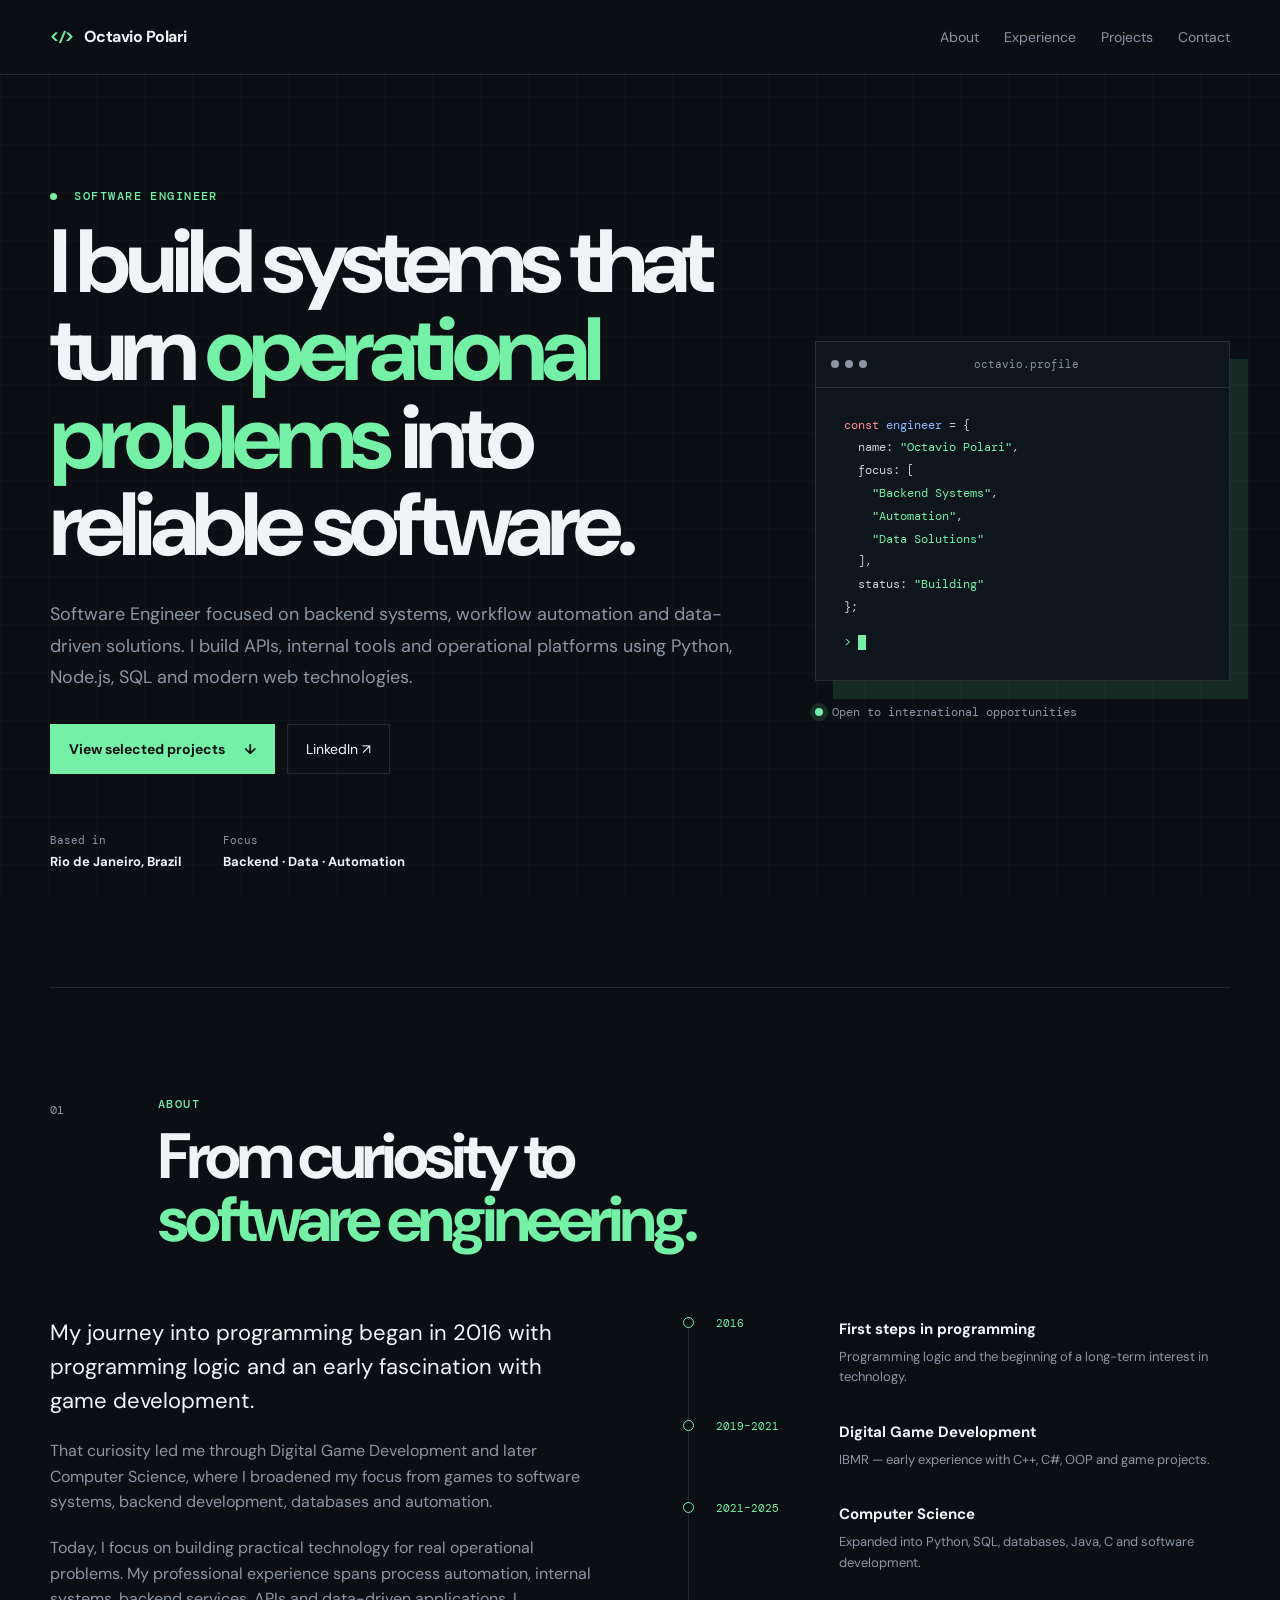
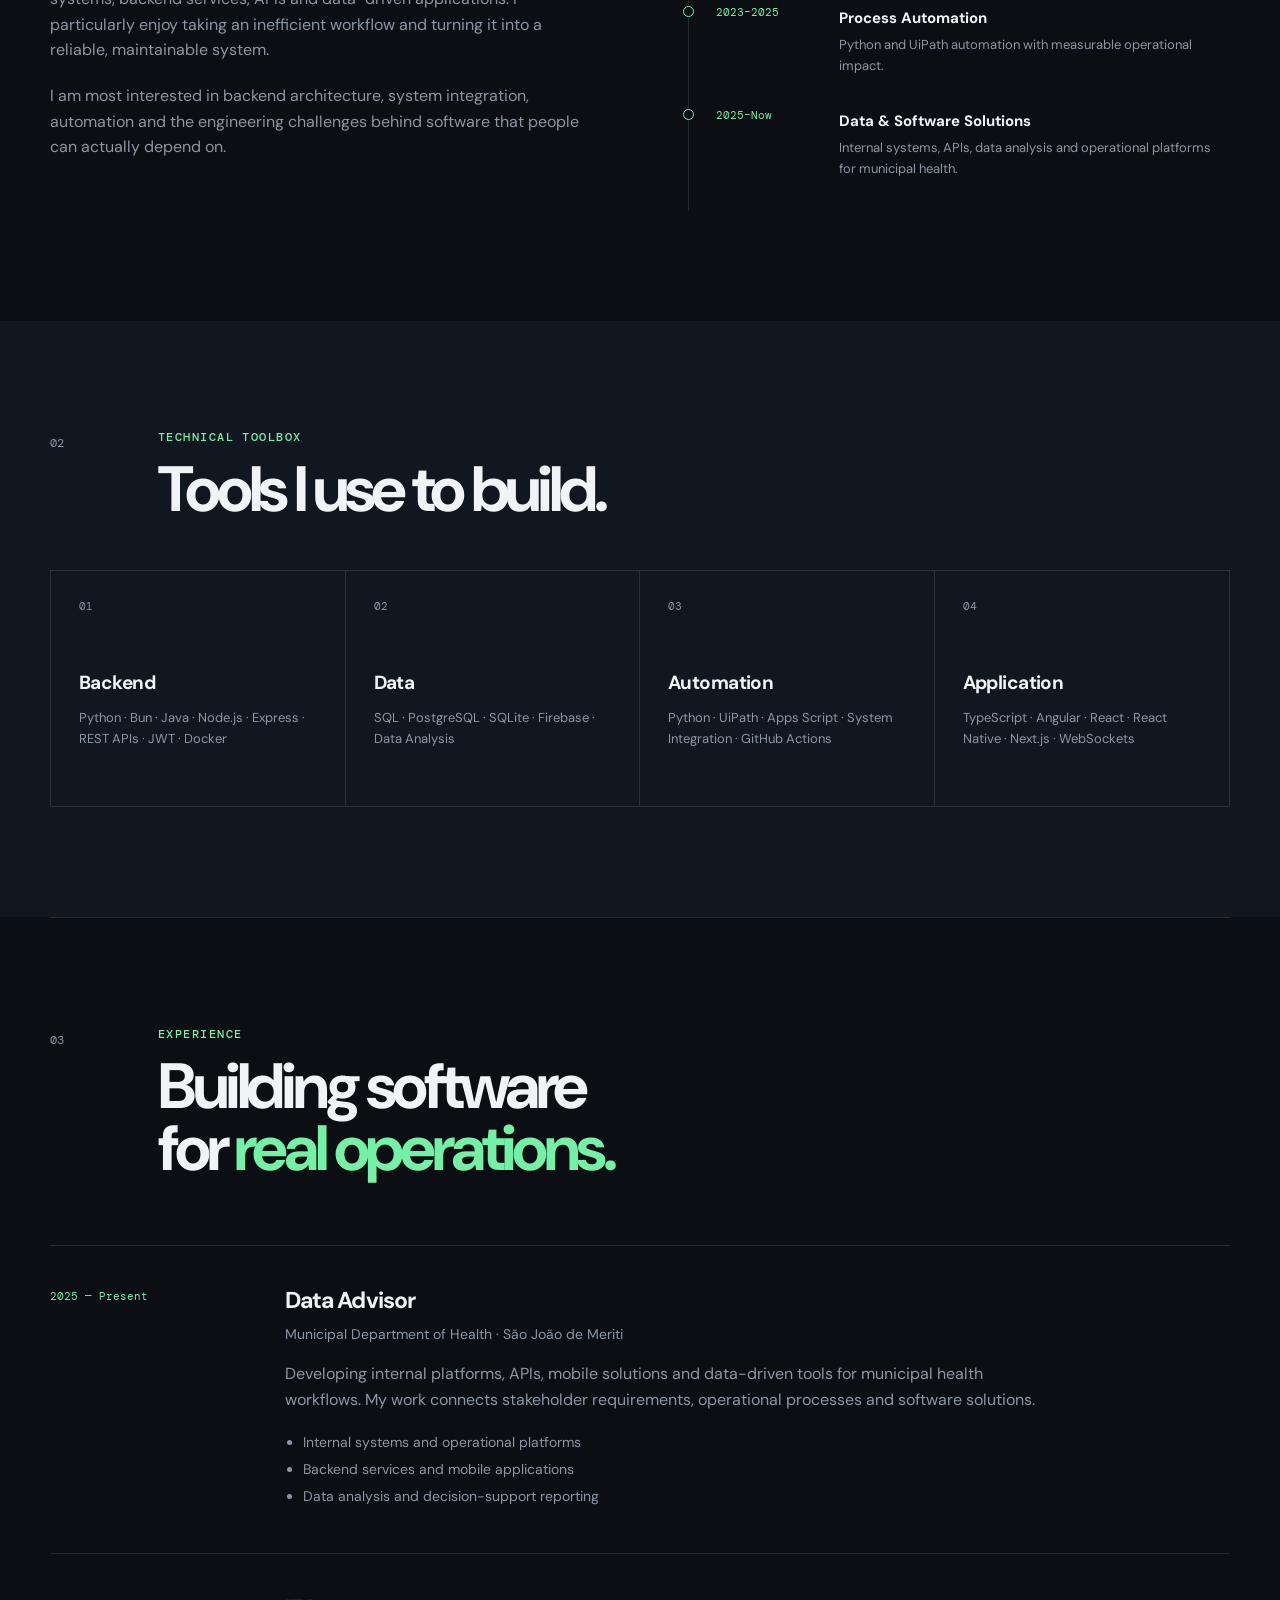
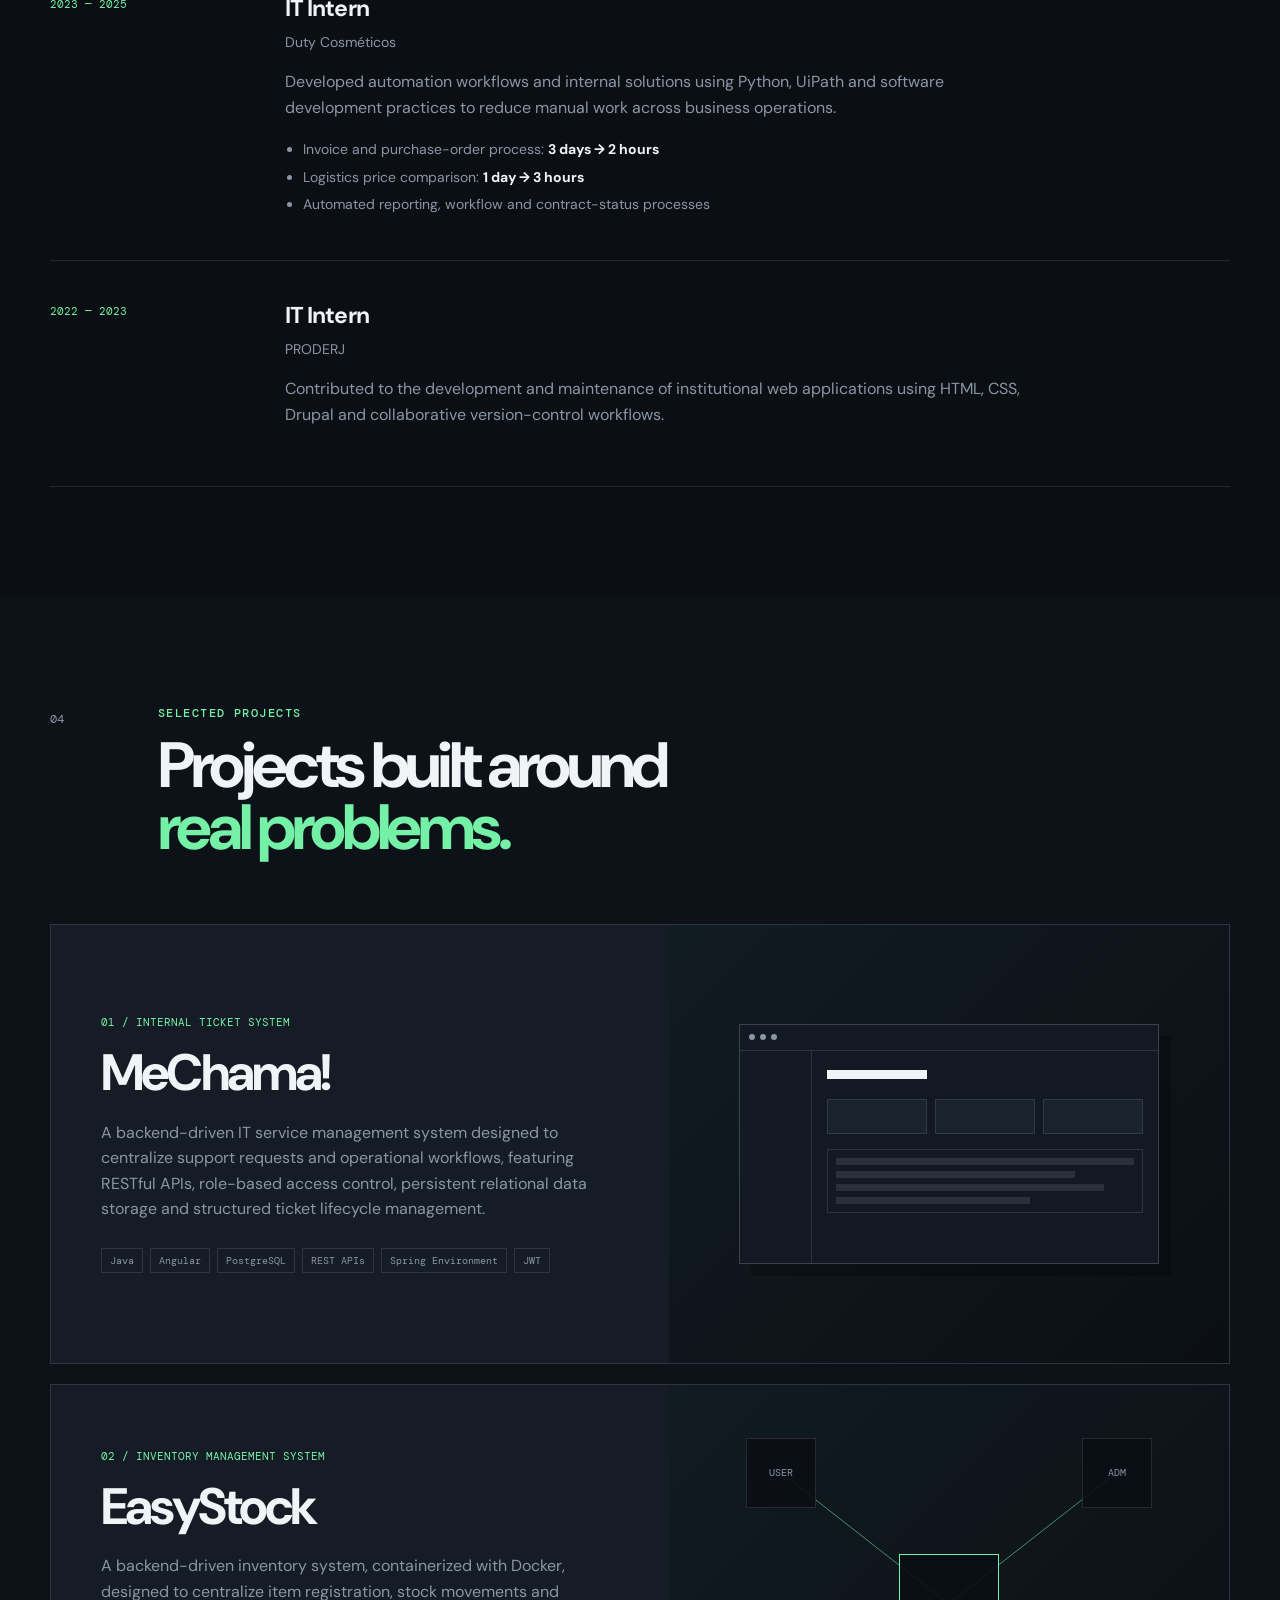
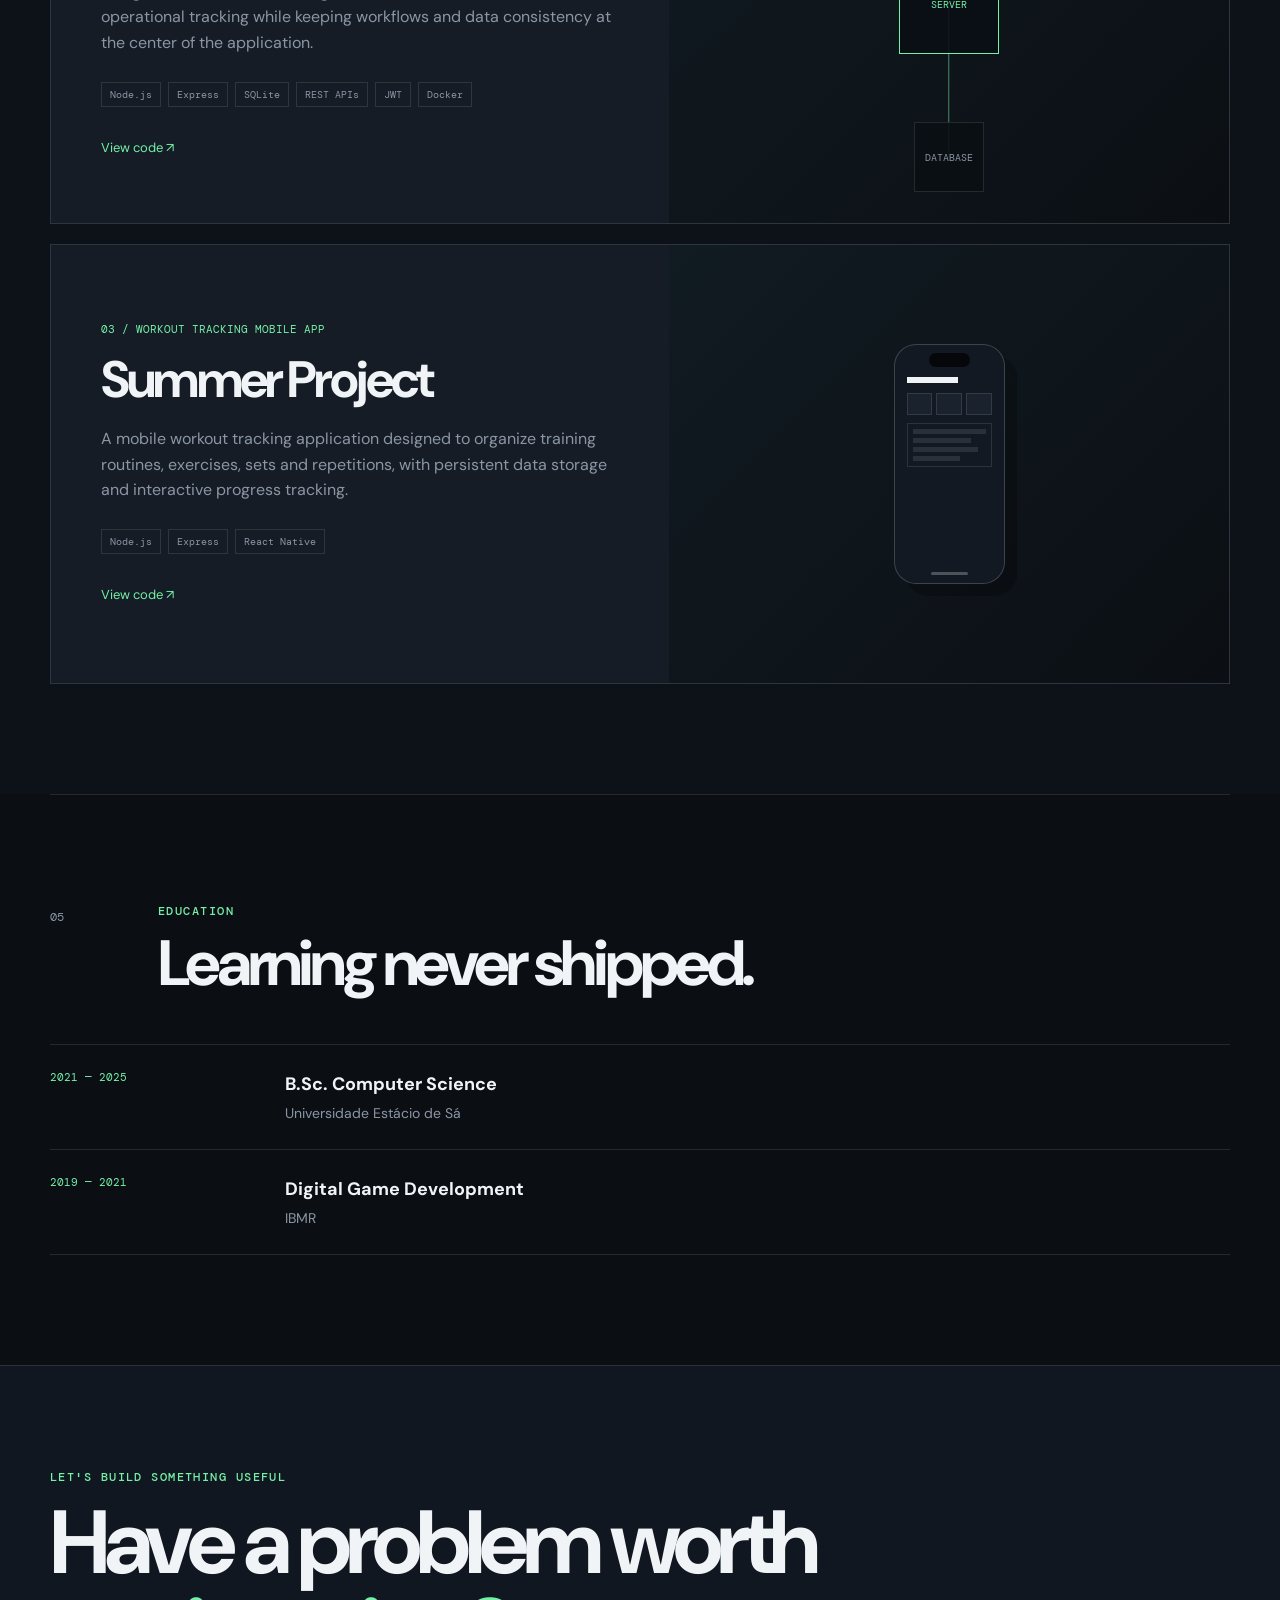
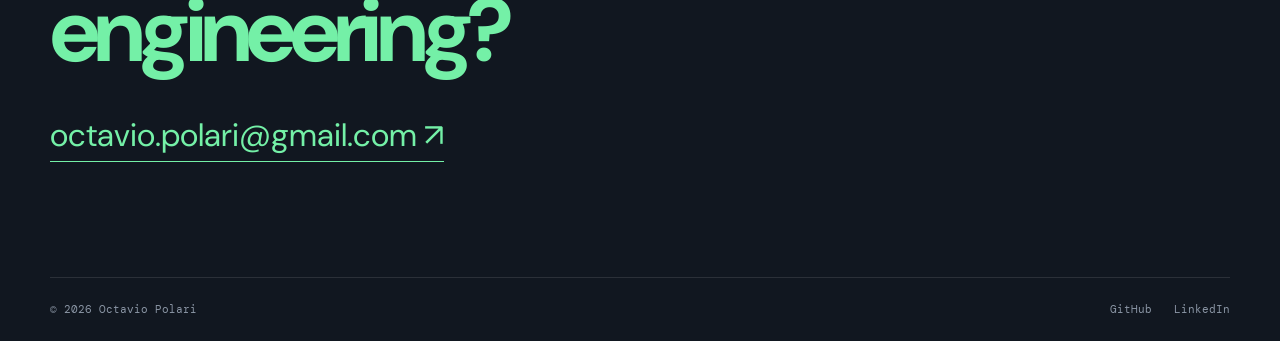
<file: index.html>
<!DOCTYPE html>
<html lang="en">
<head>
    <meta charset="UTF-8">
    <meta name="viewport" content="width=device-width, initial-scale=1.0">
    <meta name="description" content="Octavio Polari — Software Engineer focused on backend systems, automation and data-driven solutions.">
    <meta name="theme-color" content="#0b0f14">
    <title>Octavio Polari | Software Engineer</title>
    <link rel="stylesheet" href="style.css">
</head>

<body>
    <header class="site-header">
        <div class="header-inner">
            <a class="brand" href="#home" aria-label="Go to top">
                <span class="brand-mark">&lt;/&gt;</span>
                <span>Octavio Polari</span>
            </a>

            <nav class="nav-bar" aria-label="Primary navigation">
                <a href="#about">About</a>
                <a href="#experience">Experience</a>
                <a href="#projects">Projects</a>
                <a href="#contact">Contact</a>
            </nav>
        </div>
    </header>

    <main>
        <!-- HERO -->
        <section id="home" class="hero section">
            <div class="hero-grid">
                <div class="hero-copy reveal">
                    <p class="eyebrow"><span></span> SOFTWARE ENGINEER</p>

                    <h1>
                        I build systems that turn
                        <em>operational problems</em>
                        into reliable software.
                    </h1>

                    <p class="hero-text">
                        Software Engineer focused on backend systems, workflow automation
                        and data-driven solutions. I build APIs, internal tools and
                        operational platforms using Python, Node.js, SQL and modern web technologies.
                    </p>

                    <div class="hero-actions">
                        <a class="button button-primary" href="#projects">View selected projects <span>↓</span></a>
                        <a class="button button-secondary" href="https://www.linkedin.com/in/octavio-p-a9766a211/" target="_blank" rel="noopener noreferrer">LinkedIn ↗</a>
                    </div>

                    <div class="hero-meta">
                        <div>
                            <span>Based in</span>
                            <strong>Rio de Janeiro, Brazil</strong>
                        </div>
                        <div>
                            <span>Focus</span>
                            <strong>Backend · Data · Automation</strong>
                        </div>
                    </div>
                </div>

                <aside class="hero-panel reveal">
                    <div class="terminal">
                        <div class="terminal-bar">
                            <span></span><span></span><span></span>
                            <p>octavio.profile</p>
                        </div>
                        <div class="terminal-content">
                            <p><span class="code-key">const</span> <span class="code-var">engineer</span> = {</p>
                            <p>&nbsp;&nbsp;name: <span class="code-string">"Octavio Polari"</span>,</p>
                            <p>&nbsp;&nbsp;focus: [</p>
                            <p>&nbsp;&nbsp;&nbsp;&nbsp;<span class="code-string">"Backend Systems"</span>,</p>
                            <p>&nbsp;&nbsp;&nbsp;&nbsp;<span class="code-string">"Automation"</span>,</p>
                            <p>&nbsp;&nbsp;&nbsp;&nbsp;<span class="code-string">"Data Solutions"</span></p>
                            <p>&nbsp;&nbsp;],</p>
                            <p>&nbsp;&nbsp;status: <span class="code-string">"Building"</span></p>
                            <p>};</p>
                            <p class="cursor-line"><span>&gt;</span> <i></i></p>
                        </div>
                    </div>

                    <div class="availability">
                        <span class="status-dot"></span>
                        Open to international opportunities
                    </div>
                </aside>
            </div>
        </section>

        <!-- ABOUT -->
        <section id="about" class="section section-lined">
            <div class="section-heading reveal">
                <p class="section-index">01</p>
                <div>
                    <p class="eyebrow">ABOUT</p>
                    <h2>From curiosity to<br><em>software engineering.</em></h2>
                </div>
            </div>

            <div class="about-grid">
                <div class="about-copy reveal">
                    <p class="lead">
                        My journey into programming began in 2016 with programming logic and an early
                        fascination with game development.
                    </p>
                    <p>
                        That curiosity led me through Digital Game Development and later Computer Science,
                        where I broadened my focus from games to software systems, backend development,
                        databases and automation.
                    </p>
                    <p>
                        Today, I focus on building practical technology for real operational problems.
                        My professional experience spans process automation, internal systems, backend
                        services, APIs and data-driven applications. I particularly enjoy taking an
                        inefficient workflow and turning it into a reliable, maintainable system.
                    </p>
                    <p>
                        I am most interested in backend architecture, system integration, automation
                        and the engineering challenges behind software that people can actually depend on.
                    </p>
                </div>

                <div class="timeline reveal">
                    <div class="timeline-item">
                        <span>2016</span>
                        <div><strong>First steps in programming</strong><p>Programming logic and the beginning of a long-term interest in technology.</p></div>
                    </div>
                    <div class="timeline-item">
                        <span>2019–2021</span>
                        <div><strong>Digital Game Development</strong><p>IBMR — early experience with C++, C#, OOP and game projects.</p></div>
                    </div>
                    <div class="timeline-item">
                        <span>2021–2025</span>
                        <div><strong>Computer Science</strong><p>Expanded into Python, SQL, databases, Java, C and software development.</p></div>
                    </div>
                    <div class="timeline-item">
                        <span>2023–2025</span>
                        <div><strong>Process Automation</strong><p>Python and UiPath automation with measurable operational impact.</p></div>
                    </div>
                    <div class="timeline-item">
                        <span>2025–Now</span>
                        <div><strong>Data & Software Solutions</strong><p>Internal systems, APIs, data analysis and operational platforms for municipal health.</p></div>
                    </div>
                </div>
            </div>
        </section>

        <!-- STACK -->
        <section class="section stack-section">
            <div class="section-heading compact reveal">
                <p class="section-index">02</p>
                <div>
                    <p class="eyebrow">TECHNICAL TOOLBOX</p>
                    <h2>Tools I use to build.</h2>
                </div>
            </div>

            <div class="stack-grid reveal">
                <div class="stack-card">
                    <p class="stack-number">01</p>
                    <h3>Backend</h3>
                    <p>Python · Bun · Java · Node.js · Express · REST APIs · JWT · Docker</p>
                </div>
                <div class="stack-card">
                    <p class="stack-number">02</p>
                    <h3>Data</h3>
                    <p>SQL · PostgreSQL · SQLite · Firebase · Data Analysis</p>
                </div>
                <div class="stack-card">
                    <p class="stack-number">03</p>
                    <h3>Automation</h3>
                    <p>Python · UiPath · Apps Script · System Integration · GitHub Actions</p>
                </div>
                <div class="stack-card">
                    <p class="stack-number">04</p>
                    <h3>Application</h3>
                    <p>TypeScript · Angular · React · React Native · Next.js · WebSockets</p>
                </div>
            </div>
        </section>

        <!-- EXPERIENCE -->
        <section id="experience" class="section section-lined">
            <div class="section-heading reveal">
                <p class="section-index">03</p>
                <div>
                    <p class="eyebrow">EXPERIENCE</p>
                    <h2>Building software<br>for <em>real operations.</em></h2>
                </div>
            </div>

            <div class="experience-list">
                <article class="experience-item reveal">
                    <div class="experience-period">2025 — Present</div>
                    <div class="experience-main">
                        <h3>Data Advisor <span>Municipal Department of Health · São João de Meriti</span></h3>
                        <p>
                            Developing internal platforms, APIs, mobile solutions and data-driven tools
                            for municipal health workflows. My work connects stakeholder requirements,
                            operational processes and software solutions.
                        </p>
                        <ul>
                            <li>Internal systems and operational platforms</li>
                            <li>Backend services and mobile applications</li>
                            <li>Data analysis and decision-support reporting</li>
                        </ul>
                    </div>
                </article>

                <article class="experience-item reveal">
                    <div class="experience-period">2023 — 2025</div>
                    <div class="experience-main">
                        <h3>IT Intern <span>Duty Cosméticos</span></h3>
                        <p>
                            Developed automation workflows and internal solutions using Python, UiPath
                            and software development practices to reduce manual work across business operations.
                        </p>
                        <ul>
                            <li>Invoice and purchase-order process: <strong>3 days → 2 hours</strong></li>
                            <li>Logistics price comparison: <strong>1 day → 3 hours</strong></li>
                            <li>Automated reporting, workflow and contract-status processes</li>
                        </ul>
                    </div>
                </article>

                <article class="experience-item reveal">
                    <div class="experience-period">2022 — 2023</div>
                    <div class="experience-main">
                        <h3>IT Intern <span>PRODERJ</span></h3>
                        <p>
                            Contributed to the development and maintenance of institutional web applications
                            using HTML, CSS, Drupal and collaborative version-control workflows.
                        </p>
                    </div>
                </article>
            </div>
        </section>

        <!-- PROJECTS -->
        <section id="projects" class="section projects-section">
            <div class="section-heading reveal">
                <p class="section-index">04</p>
                <div>
                    <p class="eyebrow">SELECTED PROJECTS</p>
                    <h2>Projects built around<br><em>real problems.</em></h2>
                </div>
            </div>

            <div class="project-list">
                <article class="project-card featured reveal">
                    <div class="project-content">
                        <p class="project-label">01 / INTERNAL TICKET SYSTEM</p>
                        <h3>MeChama!</h3>
                        <p class="project-description">
                            A backend-driven IT service management system designed 
                            to centralize support requests and operational workflows, 
                            featuring RESTful APIs, role-based access control, persistent 
                            relational data storage and structured ticket lifecycle management.
                        </p>
                        <div class="project-stack">
                            <span>Java</span><span>Angular</span><span>PostgreSQL</span><span>REST APIs</span><span>Spring Environment</span><span>JWT</span>
                        </div>
                        <!-- <div class="project-links">
                            <a href="https://github.com/octavio-polari/controle-de-estoque" target="_blank" rel="noopener noreferrer">View code ↗</a>
                        </div> -->
                    </div>
                    <div class="project-visual inventory-visual" aria-hidden="true">
                        <div class="fake-window">
                            <div class="fake-window-top"><span></span><span></span><span></span></div>
                            <div class="fake-sidebar"></div>
                            <div class="fake-content">
                                <div class="fake-title"></div>
                                <div class="fake-stat-row"><i></i><i></i><i></i></div>
                                <div class="fake-table"><b></b><b></b><b></b><b></b></div>
                            </div>
                        </div>
                    </div>
                </article>
                
                <article class="project-card featured reveal">
                    <div class="project-content">
                        <p class="project-label">02 / INVENTORY MANAGEMENT SYSTEM</p>
                        <h3>EasyStock</h3>
                        <p class="project-description">
                            A backend-driven inventory system, containerized with Docker, designed to
                            centralize item registration, stock movements and operational tracking while
                            keeping workflows and data consistency at the center of the application.
                        </p>
                        <div class="project-stack">
                            <span>Node.js</span><span>Express</span><span>SQLite</span><span>REST APIs</span><span>JWT</span><span>Docker</span>
                        </div>
                        <div class="project-links">
                            <a href="https://github.com/octavio-polari/controle-de-estoque" target="_blank" rel="noopener noreferrer">View code ↗</a>
                        </div>
                    </div>
                    <div class="project-visual network-visual" aria-hidden="true">
                        <svg class="network-lines" viewBox="0 0 100 100" preserveAspectRatio="none">
                            <line x1="50" y1="50" x2="20" y2="20"></line>
                            <line x1="50" y1="50" x2="80" y2="20"></line>
                            <line x1="50" y1="50" x2="50" y2="85"></line>
                        </svg>
                        <div class="node server">SERVER</div>
                        <div class="node client client-a">USER</div>
                        <div class="node client client-b">ADM</div>
                        <div class="node client client-c">DATABASE</div>
                    </div>
                </article>

                <article class="project-card reveal">
                    <div class="project-content">
                        <p class="project-label">03 / WORKOUT TRACKING MOBILE APP</p>
                        <h3>Summer Project</h3>
                        <p class="project-description">
                            A mobile workout tracking application designed to 
                            organize training routines, exercises, sets and repetitions, 
                            with persistent data storage and interactive progress tracking.
                        </p>
                        <div class="project-stack">
                            <span>Node.js</span><span>Express</span><span>React Native</span>
                        </div>
                        <div class="project-links">
                            <a href="https://github.com/octavio-polari/summer-project" target="_blank" rel="noopener noreferrer">View code ↗</a>
                        </div>
                    </div>
                    
                    <div class="project-visual mobile-visual" aria-hidden="true">
                        <div class="fake-mobile-window">
                            <div class="fake-mobile-notch"></div>
                            <div class="fake-mobile-content">
                                <div class="fake-title"></div>
                                <div class="fake-stat-row"><i></i><i></i><i></i></div>
                                <div class="fake-table"><b></b><b></b><b></b><b></b></div>
                            </div>
                            <div class="fake-mobile-home"></div>
                        </div>
                    </div>
                </article>
            </div>
        </section>

        <!-- EDUCATION -->
        <section class="section section-lined education-section">
            <div class="section-heading compact reveal">
                <p class="section-index">05</p>
                <div>
                    <p class="eyebrow">EDUCATION</p>
                    <h2>Learning never shipped.</h2>
                </div>
            </div>

            <div class="education-list reveal">
                <div class="education-item">
                    <span>2021 — 2025</span>
                    <div><h3>B.Sc. Computer Science</h3><p>Universidade Estácio de Sá</p></div>
                </div>
                <div class="education-item">
                    <span>2019 — 2021</span>
                    <div><h3>Digital Game Development</h3><p>IBMR</p></div>
                </div>
            </div>
        </section>
    </main>

    <footer id="contact" class="contact">
        <div class="contact-inner reveal">
            <p class="eyebrow">LET'S BUILD SOMETHING USEFUL</p>
            <h2>Have a problem worth<br><em>engineering?</em></h2>
            <a class="contact-mail" href="mailto:octavio.polari@gmail.com">octavio.polari@gmail.com ↗</a>

            <div class="contact-bottom">
                <p>© <span id="year"></span> Octavio Polari</p>
                <div>
                    <a href="https://github.com/octavio-polari" target="_blank" rel="noopener noreferrer">GitHub</a>
                    <a href="https://www.linkedin.com/in/octavio-polari-a9766a211/" target="_blank" rel="noopener noreferrer">LinkedIn</a>
                </div>
            </div>
        </div>
    </footer>

    <script>
        document.getElementById('year').textContent = new Date().getFullYear();

        const observer = new IntersectionObserver((entries) => {
            entries.forEach((entry) => {
                if (entry.isIntersecting) {
                    entry.target.classList.add('is-visible');
                    observer.unobserve(entry.target);
                }
            });
        }, { threshold: 0.12 });

        document.querySelectorAll('.reveal').forEach((element) => observer.observe(element));
    </script>
</body>
</html>
</file>
<file: style.css>
@import url('https://fonts.googleapis.com/css2?family=DM+Mono:wght@400;500&family=DM+Sans:opsz,wght@9..40,400;9..40,500;9..40,600;9..40,700&display=swap');

:root {
    --bg: #0b0f14;
    --bg-soft: #111720;
    --surface: #151c26;
    --surface-2: #1a222e;
    --text: #f1f4f7;
    --muted: #8b96a5;
    --line: rgba(255,255,255,.11);
    --accent: #74f0a7;
    --accent-soft: rgba(116,240,167,.12);
    --mono: "DM Mono", monospace;
    --sans: "DM Sans", sans-serif;
    --max: 1180px;
}

* { box-sizing: border-box; }

html { scroll-behavior: smooth; }

body {
    margin: 0;
    background: var(--bg);
    color: var(--text);
    font-family: var(--sans);
    line-height: 1.6;
    overflow-x: hidden;
}

body::before {
    content: "";
    position: fixed;
    inset: 0;
    pointer-events: none;
    opacity: .035;
    background-image: linear-gradient(rgba(255,255,255,.7) 1px, transparent 1px),
                      linear-gradient(90deg, rgba(255,255,255,.7) 1px, transparent 1px);
    background-size: 48px 48px;
}

a { color: inherit; text-decoration: none; }
strong { color: var(--text); }

.section,
.header-inner,
.contact-inner {
    width: min(calc(100% - 48px), var(--max));
    margin: 0 auto;
}

.section { padding: 110px 0; }
.section-lined { border-top: 1px solid var(--line); }

.site-header {
    position: sticky;
    top: 0;
    z-index: 100;
    background: rgba(11,15,20,.82);
    backdrop-filter: blur(18px);
    border-bottom: 1px solid var(--line);
}

.header-inner {
    height: 74px;
    display: flex;
    align-items: center;
    justify-content: space-between;
}

.brand {
    display: flex;
    align-items: center;
    gap: 11px;
    font-weight: 700;
    letter-spacing: -.03em;
}

.brand-mark {
    font-family: var(--mono);
    color: var(--accent);
    font-size: 14px;
}

.nav-bar { display: flex; gap: 25px; }

.nav-bar a {
    color: var(--muted);
    font-size: 14px;
    transition: color .2s ease;
}

.nav-bar a:hover { color: var(--text); }

.hero { padding-top: 115px; padding-bottom: 115px; }

.hero-grid {
    display: grid;
    grid-template-columns: 1.25fr .75fr;
    gap: 72px;
    align-items: center;
}

.eyebrow {
    margin: 0 0 16px;
    color: var(--accent);
    font: 500 12px/1 var(--mono);
    letter-spacing: .12em;
}

.eyebrow span {
    display: inline-block;
    width: 7px;
    height: 7px;
    background: var(--accent);
    border-radius: 50%;
    margin-right: 9px;
}

.hero h1,
.section-heading h2,
.contact h2 {
    margin: 0;
    font-size: clamp(3.2rem, 7vw, 6.8rem);
    line-height: .98;
    letter-spacing: -.065em;
}

.hero h1 { max-width: 850px; }

h1 em,
h2 em {
    font-style: normal;
    color: var(--accent);
}

.hero-text {
    max-width: 690px;
    margin: 30px 0;
    color: var(--muted);
    font-size: 18px;
    line-height: 1.75;
}

.hero-actions {
    display: flex;
    flex-wrap: wrap;
    gap: 12px;
    margin-bottom: 58px;
}

.button {
    padding: 13px 18px;
    border: 1px solid var(--line);
    font-size: 14px;
    transition: transform .2s ease, border-color .2s ease, background .2s ease;
}

.button:hover { transform: translateY(-2px); }

.button-primary {
    background: var(--accent);
    color: #0a1110;
    border-color: var(--accent);
    font-weight: 700;
}

.button-primary span { margin-left: 16px; }

.button-secondary { color: var(--text); }
.button-secondary:hover { border-color: var(--accent); }

.hero-meta {
    display: flex;
    gap: 42px;
    font-size: 13px;
}

.hero-meta div { display: grid; gap: 2px; }
.hero-meta span { color: var(--muted); font-family: var(--mono); font-size: 11px; }

.hero-panel { max-width: 430px; width: 100%; justify-self: end; }

.terminal {
    background: #0f151d;
    border: 1px solid var(--line);
    box-shadow: 18px 18px 0 var(--accent-soft);
}

.terminal-bar {
    height: 46px;
    border-bottom: 1px solid var(--line);
    display: flex;
    align-items: center;
    padding: 0 15px;
    gap: 6px;
}

.terminal-bar span {
    width: 8px;
    height: 8px;
    background: var(--muted);
    border-radius: 50%;
}

.terminal-bar p {
    margin: 0 auto;
    padding-right: 34px;
    color: var(--muted);
    font: 11px var(--mono);
}

.terminal-content {
    padding: 26px 28px;
    font: 12px/1.9 var(--mono);
    color: #c9d1d9;
}

.terminal-content p { margin: 0; }
.code-key { color: #ff8e8e; }
.code-var { color: #8eb7ff; }
.code-string { color: var(--accent); }

.cursor-line { margin-top: 12px !important; }
.cursor-line > span { color: var(--accent); }
.cursor-line i {
    display: inline-block;
    width: 8px;
    height: 15px;
    background: var(--accent);
    vertical-align: middle;
    animation: blink 1s steps(2, start) infinite;
}

@keyframes blink { 50% { opacity: 0; } }

.availability {
    display: flex;
    align-items: center;
    gap: 9px;
    margin-top: 22px;
    color: var(--muted);
    font-size: 12px;
    font-family: var(--mono);
}

.status-dot {
    width: 8px;
    height: 8px;
    border-radius: 50%;
    background: var(--accent);
    box-shadow: 0 0 0 5px var(--accent-soft);
}

.section-heading {
    display: grid;
    grid-template-columns: 80px 1fr;
    gap: 28px;
    margin-bottom: 64px;
}

.section-heading.compact { margin-bottom: 48px; }
.section-index {
    margin: 4px 0 0;
    color: var(--muted);
    font: 12px var(--mono);
}

.section-heading h2 {
    font-size: clamp(2.6rem, 5vw, 4.5rem);
}

.about-grid {
    display: grid;
    grid-template-columns: 1fr 1fr;
    gap: 95px;
    align-items: start;
}

.about-copy {
    max-width: 610px;
    color: var(--muted);
    font-size: 16px;
}

.about-copy p { margin: 0 0 20px; }
.about-copy .lead { color: var(--text); font-size: 22px; line-height: 1.55; }

.timeline { border-left: 1px solid var(--line); }

.timeline-item {
    display: grid;
    grid-template-columns: 105px 1fr;
    gap: 18px;
    padding: 0 0 31px 27px;
    position: relative;
}

.timeline-item::before {
    content: "";
    position: absolute;
    left: -6px;
    top: 1px;
    width: 9px;
    height: 9px;
    border: 1px solid var(--accent);
    border-radius: 50%;
    background: var(--bg);
}

.timeline-item span {
    color: var(--accent);
    font: 11px var(--mono);
}

.timeline-item strong { font-size: 15px; }
.timeline-item p { color: var(--muted); margin: 5px 0 0; font-size: 13px; }

.stack-section { background: var(--bg-soft); max-width: none; width: 100%; padding-left: max(24px, calc((100% - var(--max)) / 2)); padding-right: max(24px, calc((100% - var(--max)) / 2)); }

.stack-grid {
    display: grid;
    grid-template-columns: repeat(4, 1fr);
    border: 1px solid var(--line);
}

.stack-card {
    min-height: 235px;
    padding: 28px;
    border-right: 1px solid var(--line);
    transition: background .25s ease;
}

.stack-card:last-child { border-right: 0; }
.stack-card:hover { background: var(--accent-soft); }

.stack-number { margin: 0 0 55px; color: var(--muted); font: 11px var(--mono); }
.stack-card h3 { margin: 0 0 10px; font-size: 19px; letter-spacing: -.03em; }
.stack-card > p:last-child { margin: 0; color: var(--muted); font-size: 13px; }

.experience-list { border-top: 1px solid var(--line); }

.experience-item {
    display: grid;
    grid-template-columns: 190px 1fr;
    gap: 45px;
    padding: 36px 0 40px;
    border-bottom: 1px solid var(--line);
}

.experience-period { color: var(--accent); font: 11px var(--mono); padding-top: 7px; }
.experience-main h3 { margin: 0 0 16px; font-size: 23px; letter-spacing: -.04em; }
.experience-main h3 span { display: block; color: var(--muted); font-size: 14px; font-weight: 400; margin-top: 4px; letter-spacing: 0; }
.experience-main > p { color: var(--muted); max-width: 750px; margin: 0 0 18px; }
.experience-main ul { margin: 0; padding-left: 18px; color: var(--muted); font-size: 14px; }
.experience-main li { margin-bottom: 5px; }

.projects-section { background: #0d1219; max-width: none; width: 100%; padding-left: max(24px, calc((100% - var(--max)) / 2)); padding-right: max(24px, calc((100% - var(--max)) / 2)); }

.project-list { display: grid; gap: 20px; }

.project-card {
    min-height: 440px;
    display: grid;
    grid-template-columns: 1.05fr .95fr;
    background: var(--surface);
    border: 1px solid var(--line);
    overflow: hidden;
}

.project-content { padding: 50px; display: flex; flex-direction: column; justify-content: center; }
.project-label { color: var(--accent); font: 11px var(--mono); margin: 0 0 18px; }
.project-card h3 { margin: 0 0 20px; font-size: clamp(2rem, 4vw, 3.5rem); line-height: 1.02; letter-spacing: -.055em; }
.project-description { color: var(--muted); max-width: 600px; margin: 0 0 26px; }

.project-stack { display: flex; flex-wrap: wrap; gap: 7px; }
.project-stack span { border: 1px solid var(--line); color: var(--muted); padding: 5px 8px; font: 10px var(--mono); }

.project-links { margin-top: 27px; }
.project-links a { color: var(--accent); font-size: 13px; }

.project-visual {
    min-height: 300px;
    background: linear-gradient(135deg, #111b22, #0b0f14);
    position: relative;
}

.inventory-visual { display: grid; place-items: center; padding: 40px; }

.fake-window {
    width: min(90%, 420px);
    height: 240px;
    border: 1px solid rgba(255,255,255,.18);
    background: #121923;
    box-shadow: 12px 12px 0 rgba(0,0,0,.25);
    position: relative;
    display: grid;
    grid-template-columns: 72px 1fr;
}

.fake-window-top { position: absolute; top: 0; left: 0; right: 0; height: 26px; border-bottom: 1px solid var(--line); padding: 9px; display: flex; gap: 5px; }
.fake-window-top span { width: 6px; height: 6px; border-radius: 50%; background: var(--muted); }
.fake-sidebar { margin-top: 26px; border-right: 1px solid var(--line); }
.fake-content { margin: 45px 15px 15px; }
.fake-title { width: 100px; height: 9px; background: var(--text); margin-bottom: 20px; }
.fake-stat-row { display: flex; gap: 8px; }
.fake-stat-row i { flex: 1; height: 35px; background: var(--surface-2); border: 1px solid var(--line); }
.fake-table { margin-top: 15px; border: 1px solid var(--line); padding: 8px; display: grid; gap: 6px; }
.fake-table b { display: block; height: 7px; background: rgba(255,255,255,.1); }
.fake-table b:nth-child(2) { width: 80%; }
.fake-table b:nth-child(3) { width: 90%; }
.fake-table b:nth-child(4) { width: 65%; }

.network-visual { overflow: hidden; }

.network-lines {
    position: absolute;
    inset: 0;
    width: 100%;
    height: 100%;
    z-index: 1;
}

.network-lines line {
  stroke: var(--accent);
  stroke-width: 1;
  opacity: .55;
  vector-effect: non-scaling-stroke;
}

.node {
  position: absolute;
  display: grid;
    place-items: center;
    border: 1px solid var(--accent);
    color: var(--accent);
    background: rgba(11,15,20,.9);
    font: 10px var(--mono);
    z-index: 2;
    transform: translate(-50%, -50%);
}

.server { width: 100px; height: 100px; left: 50%; top: 50%; }
.client { width: 70px; height: 70px; border-color: var(--line); color: var(--muted); }
.client-a { left: 20%; top: 20%; }
.client-b { left: 80%; top: 20%; }
.client-c { left: 50%; top: 85%; }

.mobile-visual { display: grid; place-items: center; padding: 40px; }

.fake-mobile-window {
    height: 240px;
    aspect-ratio: 9 / 19.5;
    border: 1px solid rgba(255,255,255,.18);
    border-radius: 22px;
    background: #121923;
    box-shadow: 12px 12px 0 rgba(0,0,0,.25);
    position: relative;
    display: flex;
    flex-direction: column;
    overflow: hidden;
}

.fake-mobile-notch {
    width: 38%;
    height: 14px;
    margin: 8px auto 6px;
    background: #05070a;
    border-radius: 8px;
    flex-shrink: 0;
}

.fake-mobile-content { flex: 1; margin: 4px 12px 10px; display: flex; flex-direction: column; }

.fake-mobile-home {
    width: 34%;
    height: 3px;
    margin: 0 auto 8px;
    background: rgba(255,255,255,.25);
    border-radius: 2px;
    flex-shrink: 0;
}

.fake-mobile-content .fake-title { width: 60%; height: 6px; margin-bottom: 10px; }
.fake-mobile-content .fake-stat-row { gap: 4px; }
.fake-mobile-content .fake-stat-row i { height: 22px; }
.fake-mobile-content .fake-table { margin-top: 8px; padding: 5px; gap: 4px; }
.fake-mobile-content .fake-table b { height: 5px; }

.metrics {
  display: grid;
  place-items: center;
    align-content: center;
    gap: 18px;
    padding: 35px;
    background: var(--accent-soft);
}

.metrics > div { width: 100%; max-width: 390px; padding: 20px 0; border-bottom: 1px solid var(--line); }
.metrics > div:last-child { border-bottom: 0; }
.metrics strong, .metrics em { display: inline-block; font-size: clamp(1.6rem, 3vw, 2.5rem); letter-spacing: -.06em; }
.metrics strong { color: var(--text); }
.metrics em { color: var(--accent); font-style: normal; }
.metrics span { color: var(--muted); margin: 0 10px; }
.metrics p { margin: 6px 0 0; color: var(--muted); font-size: 12px; }

.education-list { border-top: 1px solid var(--line); }
.education-item { display: grid; grid-template-columns: 190px 1fr; gap: 45px; padding: 25px 0; border-bottom: 1px solid var(--line); }
.education-item > span { color: var(--accent); font: 11px var(--mono); }
.education-item h3 { margin: 0; font-size: 18px; }
.education-item p { margin: 3px 0 0; color: var(--muted); font-size: 14px; }

.contact {
    border-top: 1px solid var(--line);
    background: var(--bg-soft);
    padding: 105px 0 25px;
}

.contact h2 { font-size: clamp(3.1rem, 7vw, 6rem); }
.contact-mail {
    display: inline-block;
    margin-top: 35px;
    color: var(--accent);
    font-size: clamp(1.2rem, 3vw, 2rem);
    border-bottom: 1px solid var(--accent);
}

.contact-bottom {
    margin-top: 115px;
    padding-top: 24px;
    border-top: 1px solid var(--line);
    display: flex;
    justify-content: space-between;
    color: var(--muted);
    font: 11px var(--mono);
}

.contact-bottom p { margin: 0; }
.contact-bottom div { display: flex; gap: 22px; }
.contact-bottom a:hover { color: var(--accent); }

.reveal {
    opacity: 0;
    transform: translateY(24px);
    transition: opacity .65s ease, transform .65s ease;
}

.reveal.is-visible { opacity: 1; transform: translateY(0); }

@media (max-width: 900px) {
    .hero-grid, .about-grid, .project-card { grid-template-columns: 1fr; }
    .hero-panel { justify-self: start; max-width: 520px; }
    .stack-grid { grid-template-columns: repeat(2, 1fr); }
    .stack-card:nth-child(2) { border-right: 0; }
    .stack-card:nth-child(-n+2) { border-bottom: 1px solid var(--line); }
    .about-grid { gap: 60px; }
    .project-visual { min-height: 360px; }
}

@media (max-width: 650px) {
    .section, .header-inner, .contact-inner { width: min(calc(100% - 32px), var(--max)); }
    .section { padding: 78px 0; }
    .hero { padding-top: 82px; }
    .header-inner { height: 62px; }
    .nav-bar { gap: 14px; }
    .nav-bar a { font-size: 12px; }
    .nav-bar a:nth-child(1), .nav-bar a:nth-child(2) { display: none; }

    .hero h1 { font-size: clamp(3rem, 15vw, 5rem); }
    .hero-meta { gap: 20px; flex-direction: column; }
    .section-heading { grid-template-columns: 1fr; gap: 12px; margin-bottom: 42px; }
    .section-index { margin: 0; }
    .stack-section, .projects-section { padding-left: 16px; padding-right: 16px; }
    .stack-grid { grid-template-columns: 1fr; }
    .stack-card { min-height: 180px; border-right: 0; border-bottom: 1px solid var(--line); }
    .stack-card:last-child { border-bottom: 0; }
    .stack-number { margin-bottom: 28px; }

    .timeline-item,
    .experience-item,
    .education-item { grid-template-columns: 1fr; gap: 8px; }
    .timeline-item { padding-left: 23px; }
    .experience-item { gap: 14px; }
    .project-content { padding: 34px 27px; }
    .project-card { min-height: auto; }
    .project-visual { min-height: 280px; }
    .metrics { padding: 26px; }
    .contact-bottom { margin-top: 70px; }
    .contact-bottom { flex-direction: column; gap: 16px; }
}

@media (prefers-reduced-motion: reduce) {
    html { scroll-behavior: auto; }
    *, *::before, *::after { animation-duration: .01ms !important; transition-duration: .01ms !important; }
    .reveal { opacity: 1; transform: none; }
}
</file>
